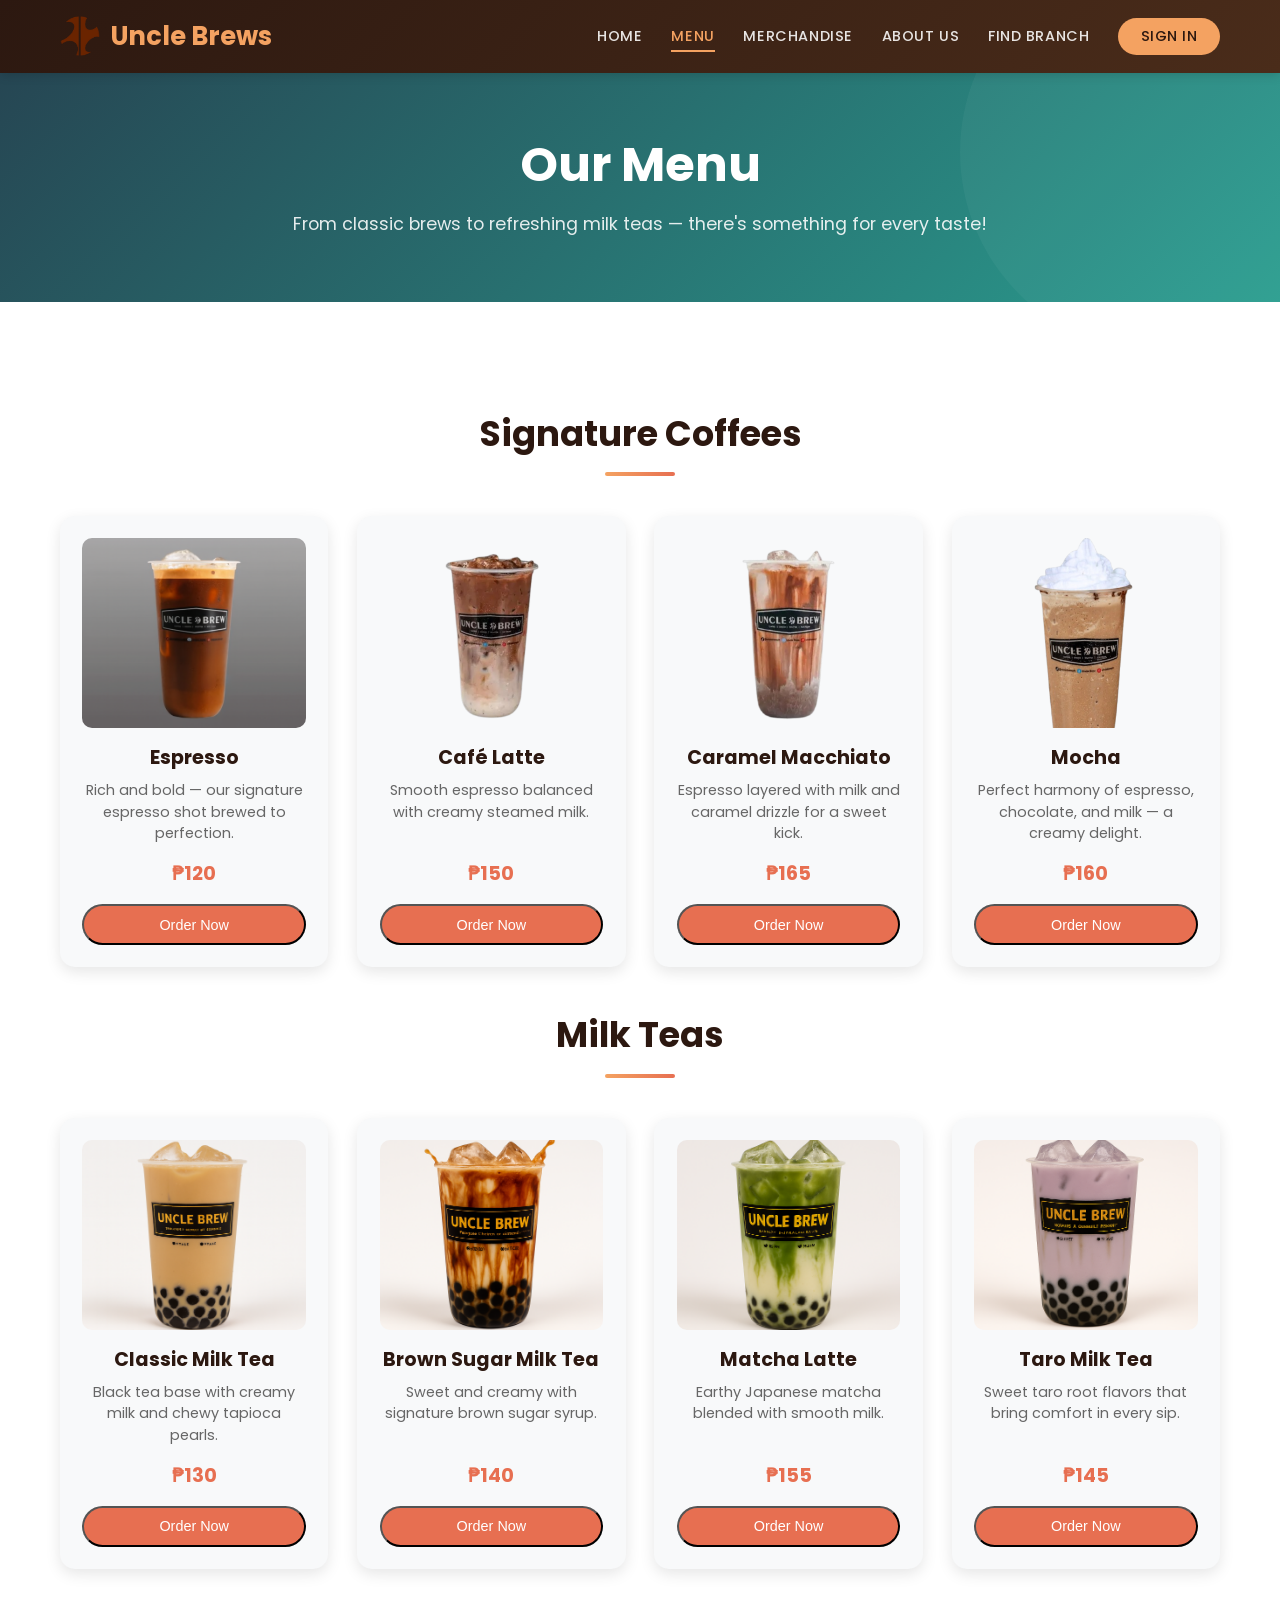
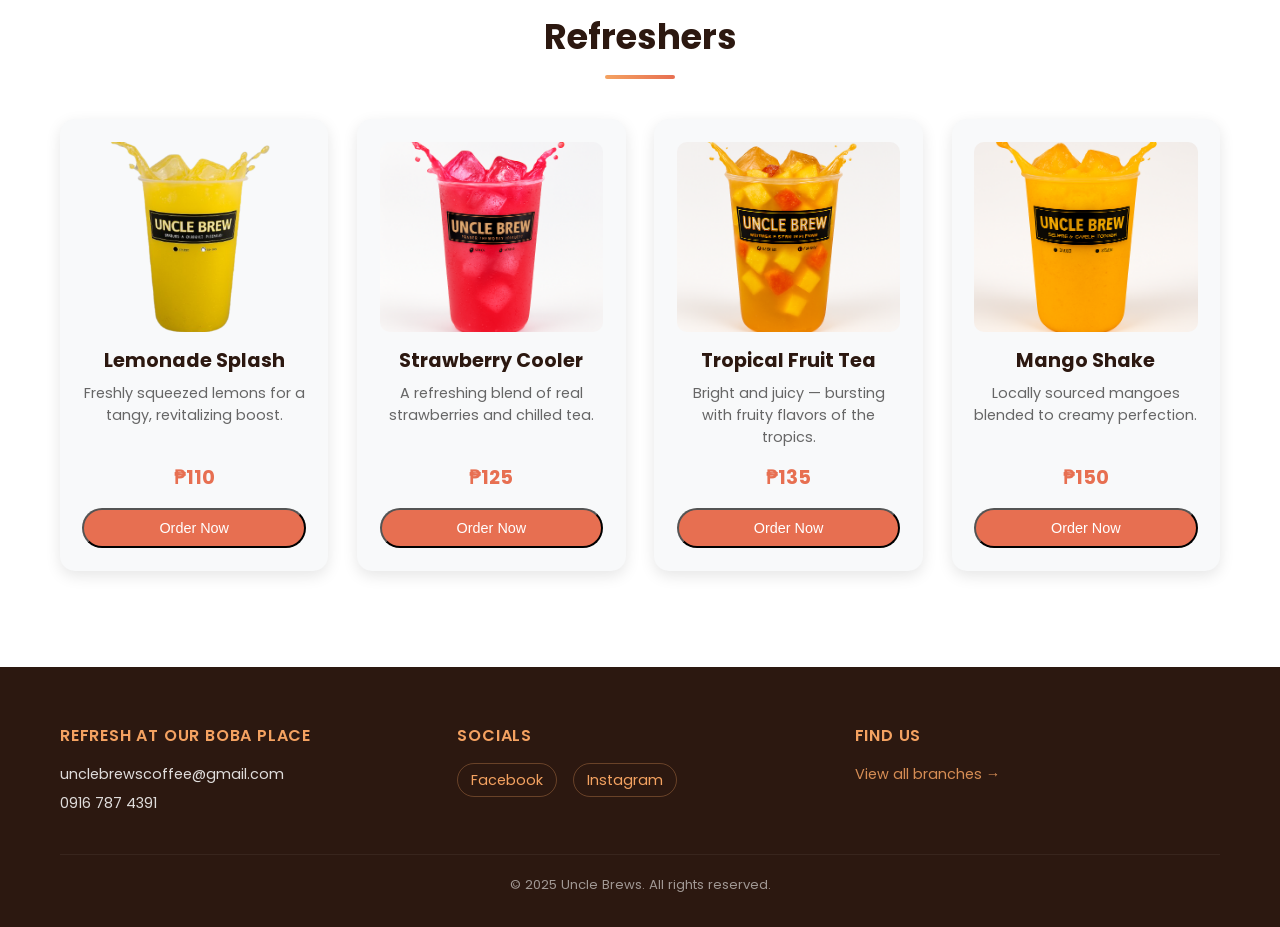
<file: menu.html>
<!DOCTYPE html>
<html lang="en">
<head>
    <meta charset="UTF-8">
    <meta name="viewport" content="width=device-width, initial-scale=1.0">
    <title>Uncle Brews - Menu</title>
    <link rel="icon" href="placeholder-logo.png" type="image/x-icon">
    <link rel="stylesheet" href="styles.css">
    <link href="https://fonts.googleapis.com/css2?family=Poppins:wght@300;400;500;600;700&display=swap" rel="stylesheet">
</head>
<body>

    <nav class="navbar" id="navbar">
        <div class="nav-container">
            <a href="index.html" class="logo">
                <img src="logo.png" alt="Uncle Brews Logo">
                Uncle Brews
            </a>
            <div class="nav-menu" id="navMenu">
                <a href="index.html" class="nav-link">HOME</a>
                <a href="menu.html" class="nav-link active">MENU</a>
                <a href="merchandise.html" class="nav-link">MERCHANDISE</a>
                <a href="about.html" class="nav-link">ABOUT US</a>
                <a href="find-branch.html" class="nav-link">FIND BRANCH</a>
                <a href="signin.html" class="nav-link signin-btn">SIGN IN</a>
            </div>
            <div class="hamburger" id="hamburger">
                <span></span><span></span><span></span>
            </div>
        </div>
    </nav>

    <section class="menu-hero">
        <div class="container">
            <h1>Our Menu</h1>
            <p>From classic brews to refreshing milk teas — there's something for every taste!</p>
        </div>
    </section>

    <section class="menu-categories">
        <div class="container">

            <h2 class="section-title">Signature Coffees</h2>
            <div class="menu-grid">
                <div class="menu-item">
                    <img src="espresso.jpg" alt="Espresso">
                    <h3>Espresso</h3>
                    <p>Rich and bold — our signature espresso shot brewed to perfection.</p>
                    <span class="price">₱120</span>
                    <button class="order-now">Order Now</button>
                </div>
                <div class="menu-item">
                    <img src="latte.jpg" alt="Café Latte">
                    <h3>Café Latte</h3>
                    <p>Smooth espresso balanced with creamy steamed milk.</p>
                    <span class="price">₱150</span>
                    <button class="order-now">Order Now</button>
                </div>
                <div class="menu-item">
                    <img src="caramel.jpg" alt="Caramel Macchiato">
                    <h3>Caramel Macchiato</h3>
                    <p>Espresso layered with milk and caramel drizzle for a sweet kick.</p>
                    <span class="price">₱165</span>
                    <button class="order-now">Order Now</button>
                </div>
                <div class="menu-item">
                    <img src="mocha.jpg" alt="Mocha">
                    <h3>Mocha</h3>
                    <p>Perfect harmony of espresso, chocolate, and milk — a creamy delight.</p>
                    <span class="price">₱160</span>
                    <button class="order-now">Order Now</button>
                </div>
            </div>

            <h2 class="section-title">Milk Teas</h2>
            <div class="menu-grid">
                <div class="menu-item">
                    <img src="classic-milk-tea.jpg" alt="Classic Milk Tea">
                    <h3>Classic Milk Tea</h3>
                    <p>Black tea base with creamy milk and chewy tapioca pearls.</p>
                    <span class="price">₱130</span>
                    <button class="order-now">Order Now</button>
                </div>
                <div class="menu-item">
                    <img src="brown-sugar-milk-tea.jpg" alt="Brown Sugar Milk Tea">
                    <h3>Brown Sugar Milk Tea</h3>
                    <p>Sweet and creamy with signature brown sugar syrup.</p>
                    <span class="price">₱140</span>
                    <button class="order-now">Order Now</button>
                </div>
                <div class="menu-item">
                    <img src="matcha.jpg" alt="Matcha Latte">
                    <h3>Matcha Latte</h3>
                    <p>Earthy Japanese matcha blended with smooth milk.</p>
                    <span class="price">₱155</span>
                    <button class="order-now">Order Now</button>
                </div>
                <div class="menu-item">
                    <img src="taro.jpg" alt="Taro Milk Tea">
                    <h3>Taro Milk Tea</h3>
                    <p>Sweet taro root flavors that bring comfort in every sip.</p>
                    <span class="price">₱145</span>
                    <button class="order-now">Order Now</button>
                </div>
            </div>

            <h2 class="section-title">Refreshers</h2>
            <div class="menu-grid">
                <div class="menu-item">
                    <img src="lemonade.jpg" alt="Lemonade Splash">
                    <h3>Lemonade Splash</h3>
                    <p>Freshly squeezed lemons for a tangy, revitalizing boost.</p>
                    <span class="price">₱110</span>
                    <button class="order-now">Order Now</button>
                </div>
                <div class="menu-item">
                    <img src="strawberry.jpg" alt="Strawberry Cooler">
                    <h3>Strawberry Cooler</h3>
                    <p>A refreshing blend of real strawberries and chilled tea.</p>
                    <span class="price">₱125</span>
                    <button class="order-now">Order Now</button>
                </div>
                <div class="menu-item">
                    <img src="fruittea.jpg" alt="Tropical Fruit Tea">
                    <h3>Tropical Fruit Tea</h3>
                    <p>Bright and juicy — bursting with fruity flavors of the tropics.</p>
                    <span class="price">₱135</span>
                    <button class="order-now">Order Now</button>
                </div>
                <div class="menu-item">
                    <img src="mango.jpg" alt="Mango Shake">
                    <h3>Mango Shake</h3>
                    <p>Locally sourced mangoes blended to creamy perfection.</p>
                    <span class="price">₱150</span>
                    <button class="order-now">Order Now</button>
                </div>
            </div>

        </div>
    </section>

    <footer class="footer">
        <div class="container">
            <div class="footer-content">
                <div class="footer-section">
                    <h3>Refresh at Our Boba Place</h3>
                    <p>unclebrewscoffee@gmail.com</p>
                    <p>0916 787 4391</p>
                </div>
                <div class="footer-section">
                    <h3>Socials</h3>
                    <div class="social-links">
                        <a href="#" class="social-link">Facebook</a>
                        <a href="#" class="social-link">Instagram</a>
                    </div>
                </div>
                <div class="footer-section">
                    <h3>Find Us</h3>
                    <p><a href="find-branch.html" style="color:var(--orange);text-decoration:none;">View all branches →</a></p>
                </div>
            </div>
            <div class="footer-bottom"><p>© 2025 Uncle Brews. All rights reserved.</p></div>
        </div>
    </footer>

    <script src="script.js"></script>
</body>
</html>
</file>
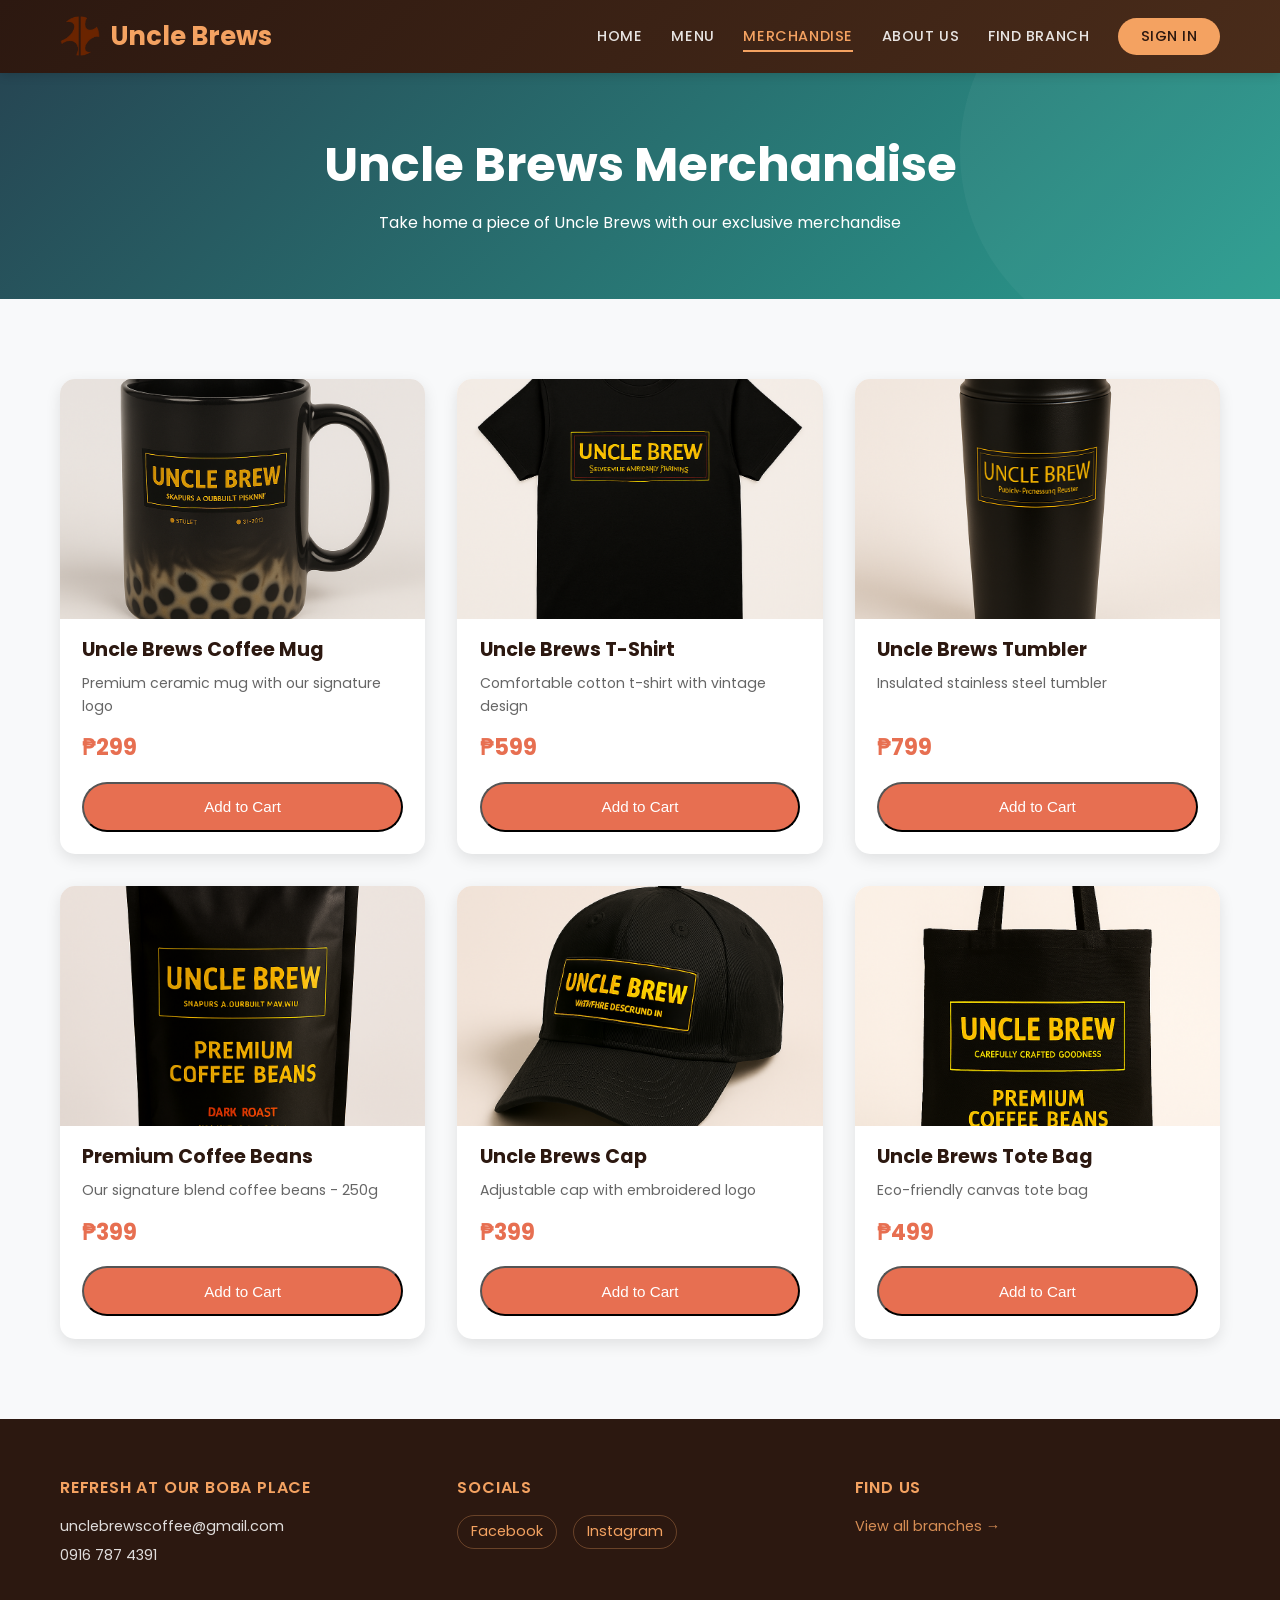
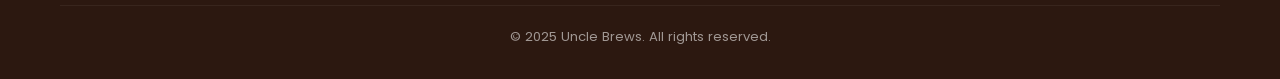
<file: merchandise.html>
<!DOCTYPE html>
<html lang="en">
<head>
    <meta charset="UTF-8">
    <meta name="viewport" content="width=device-width, initial-scale=1.0">
    <title>Uncle Brews - Merchandise</title>
    <link rel="icon" href="placeholder-logo.png" type="image/x-icon">
    <link rel="stylesheet" href="styles.css">
    <link href="https://fonts.googleapis.com/css2?family=Poppins:wght@300;400;500;600;700&display=swap" rel="stylesheet">
</head>
<body>

    <nav class="navbar" id="navbar">
        <div class="nav-container">
            <a href="index.html" class="logo">
                <img src="logo.png" alt="Uncle Brews Logo">
                Uncle Brews
            </a>
            <div class="nav-menu" id="navMenu">
                <a href="index.html" class="nav-link">HOME</a>
                <a href="menu.html" class="nav-link">MENU</a>
                <a href="merchandise.html" class="nav-link active">MERCHANDISE</a>
                <a href="about.html" class="nav-link">ABOUT US</a>
                <a href="find-branch.html" class="nav-link">FIND BRANCH</a>
                <a href="signin.html" class="nav-link signin-btn">SIGN IN</a>
            </div>
            <div class="hamburger" id="hamburger">
                <span></span><span></span><span></span>
            </div>
        </div>
    </nav>

    <section class="merchandise-hero">
        <div class="container">
            <h1>Uncle Brews Merchandise</h1>
            <p>Take home a piece of Uncle Brews with our exclusive merchandise</p>
        </div>
    </section>

    <section class="products">
        <div class="container">
            <div class="products-grid">
                <div class="product-item">
                    <img src="mug.jpg" alt="Uncle Brews Mug">
                    <h3>Uncle Brews Coffee Mug</h3>
                    <p>Premium ceramic mug with our signature logo</p>
                    <span class="price">₱299</span>
                    <button class="add-to-cart">Add to Cart</button>
                </div>
                <div class="product-item">
                    <img src="tshirt.jpg" alt="Uncle Brews T-Shirt">
                    <h3>Uncle Brews T-Shirt</h3>
                    <p>Comfortable cotton t-shirt with vintage design</p>
                    <span class="price">₱599</span>
                    <button class="add-to-cart">Add to Cart</button>
                </div>
                <div class="product-item">
                    <img src="tumbler.jpg" alt="Uncle Brews Tumbler">
                    <h3>Uncle Brews Tumbler</h3>
                    <p>Insulated stainless steel tumbler</p>
                    <span class="price">₱799</span>
                    <button class="add-to-cart">Add to Cart</button>
                </div>
                <div class="product-item">
                    <img src="beans.jpg" alt="Premium Coffee Beans">
                    <h3>Premium Coffee Beans</h3>
                    <p>Our signature blend coffee beans - 250g</p>
                    <span class="price">₱399</span>
                    <button class="add-to-cart">Add to Cart</button>
                </div>
                <div class="product-item">
                    <img src="cap.jpg" alt="Uncle Brews Cap">
                    <h3>Uncle Brews Cap</h3>
                    <p>Adjustable cap with embroidered logo</p>
                    <span class="price">₱399</span>
                    <button class="add-to-cart">Add to Cart</button>
                </div>
                <div class="product-item">
                    <img src="tote.jpg" alt="Uncle Brews Tote Bag">
                    <h3>Uncle Brews Tote Bag</h3>
                    <p>Eco-friendly canvas tote bag</p>
                    <span class="price">₱499</span>
                    <button class="add-to-cart">Add to Cart</button>
                </div>
            </div>
        </div>
    </section>

    <footer class="footer">
        <div class="container">
            <div class="footer-content">
                <div class="footer-section">
                    <h3>Refresh at Our Boba Place</h3>
                    <p>unclebrewscoffee@gmail.com</p>
                    <p>0916 787 4391</p>
                </div>
                <div class="footer-section">
                    <h3>Socials</h3>
                    <div class="social-links">
                        <a href="#" class="social-link">Facebook</a>
                        <a href="#" class="social-link">Instagram</a>
                    </div>
                </div>
                <div class="footer-section">
                    <h3>Find Us</h3>
                    <p><a href="find-branch.html" style="color:var(--orange);text-decoration:none;">View all branches →</a></p>
                </div>
            </div>
            <div class="footer-bottom"><p>© 2025 Uncle Brews. All rights reserved.</p></div>
        </div>
    </footer>

    <script src="script.js"></script>
</body>
</html>
</file>
<file: styles.css>
/* =============================================
   BASE & RESET
   ============================================= */
*, *::before, *::after {
    margin: 0;
    padding: 0;
    box-sizing: border-box;
}

body {
    font-family: 'Poppins', sans-serif;
    line-height: 1.6;
    color: #333;
    background-color: #f8f9fa;
}

/* =============================================
   DESIGN TOKENS
   ============================================= */
:root {
    --brown-dark:  #2c1810;
    --brown-mid:   #4a2c1a;
    --orange:      #f4a261;
    --orange-dark: #e76f51;
    --red:         #d63031;
    --teal-dark:   #264653;
    --teal-mid:    #2a9d8f;
    --text-muted:  #666;
    --bg-light:    #f8f9fa;
    --white:       #ffffff;
    --shadow-sm:   0 5px 15px rgba(0,0,0,.10);
    --shadow-md:   0 10px 25px rgba(0,0,0,.08);
    --shadow-lg:   0 10px 30px rgba(0,0,0,.12);
    --radius-sm:   10px;
    --radius-md:   15px;
    --radius-lg:   20px;
    --radius-pill: 999px;
    --nav-height:  72px;
    --transition:  .3s ease;
}

/* =============================================
   LAYOUT
   ============================================= */
.container {
    max-width: 1200px;
    margin: 0 auto;
    padding: 0 20px;
}

/* =============================================
   NAVIGATION
   ============================================= */
.navbar {
    background: linear-gradient(135deg, var(--brown-dark), var(--brown-mid));
    padding: 1rem 0;
    position: fixed;
    top: 0;
    width: 100%;
    z-index: 1000;
    box-shadow: 0 2px 10px rgba(0,0,0,.15);
    transition: background var(--transition), backdrop-filter var(--transition);
}

.navbar.scrolled {
    background: rgba(44, 24, 16, 0.96);
    backdrop-filter: blur(10px);
}

.nav-container {
    max-width: 1200px;
    margin: 0 auto;
    padding: 0 20px;
    display: flex;
    justify-content: space-between;
    align-items: center;
}

.logo {
    display: flex;
    align-items: center;
    font-size: 1.6rem;
    font-weight: 700;
    color: var(--orange);
    text-decoration: none;
    gap: .6rem;
}

.logo img {
    width: 40px;
    height: 40px;   
}

.nav-menu {
    display: flex;
    gap: 1.8rem;
    align-items: center;
}

.nav-link {
    color: rgba(255,255,255,.88);
    text-decoration: none;
    font-weight: 500;
    font-size: .9rem;
    letter-spacing: .04em;
    transition: color var(--transition);
    position: relative;
}

.nav-link::after {
    content: '';
    position: absolute;
    bottom: -4px;
    left: 0;
    width: 0;
    height: 2px;
    background: var(--orange);
    transition: width var(--transition);
}

.nav-link:hover,
.nav-link.active {
    color: var(--orange);
}

.nav-link:hover::after,
.nav-link.active::after {
    width: 100%;
}

.signin-btn {
    background: var(--orange);
    color: var(--brown-dark) !important;
    padding: .45rem 1.4rem;
    border-radius: var(--radius-pill);
    transition: background var(--transition), color var(--transition);
}

.signin-btn::after { display: none; }

.signin-btn:hover {
    background: var(--orange-dark);
    color: #fff !important;
}

/* Hamburger */
.hamburger {
    display: none;
    flex-direction: column;
    cursor: pointer;
    gap: 5px;
}

.hamburger span {
    width: 26px;
    height: 2.5px;
    background: #fff;
    border-radius: 2px;
    transition: var(--transition);
}

.hamburger.active span:nth-child(1) { transform: rotate(45deg) translate(5px, 5px); }
.hamburger.active span:nth-child(2) { opacity: 0; }
.hamburger.active span:nth-child(3) { transform: rotate(-45deg) translate(5px, -5px); }

/* =============================================
   HERO BANNERS — shared base
   ============================================= */
.hero,
.about-hero,
.menu-hero,
.merchandise-hero,
.branch-hero {
    margin-top: var(--nav-height);
    padding: 4rem 0;
    background: linear-gradient(135deg, var(--teal-dark), var(--teal-mid));
    color: #fff;
    position: relative;
    overflow: hidden;
}

/* decorative blobs */
.about-hero::before,
.menu-hero::before,
.merchandise-hero::before,
.branch-hero::before {
    content: '';
    position: absolute;
    width: 400px;
    height: 400px;
    border-radius: 50%;
    background: rgba(255,255,255,.04);
    top: -120px;
    right: -80px;
    pointer-events: none;
}

.about-hero,
.menu-hero,
.merchandise-hero,
.branch-hero {
    text-align: center;
}

.hero {
    display: flex;
    align-items: center;
    min-height: 80vh;
}

.hero-content {
    max-width: 1200px;
    margin: 0 auto;
    padding: 0 20px;
    display: grid;
    grid-template-columns: 1fr 1fr;
    gap: 4rem;
    align-items: center;
    width: 100%;
}

.hero-text h1,
.about-hero h1,
.menu-hero h1,
.merchandise-hero h1,
.branch-hero h1 {
    font-size: 3rem;
    font-weight: 700;
    margin-bottom: 1rem;
    line-height: 1.2;
}

.hero-text{
    padding: 0% 30px;

}

.hero-text p { font-size: 1.1rem; margin-bottom: 2rem; opacity: .85; }
.menu-hero p,
.branch-hero p { font-size: 1.1rem; opacity: .88; margin-top: .5rem; }

.hero-image {
    position: relative;
}

.hero-image img {
    width: auto;
    height: auto;
    object-fit: fill;


}
/*
==============================================

IMAGE CAROUSEL

==============================================

  <style>
        /* ── Hero layout: two-column with carousel on right ── */
        .hero {
            display: grid;
            grid-template-columns: 1fr 1fr;
            align-items: center;
            min-height: 88vh;
            padding: 0 5%;
            gap: 3rem;
        }
        .hero-content { display: contents; } /* let children sit directly in grid */

        /* ── Carousel wrapper ── */
        .hero-carousel {
            position: relative;
            width: 100%;
            height: 460px;
            border-radius: 22px;
            overflow: hidden;
            box-shadow: 0 28px 70px rgba(0,0,0,.38);
            flex-shrink: 0;
        }

        /* sliding track */
        .carousel-track {
            display: flex;
            height: 100%;
            transition: transform .65s cubic-bezier(.4,0,.2,1);
            will-change: transform;
        }

        /* each slide */
        .carousel-slide {
            min-width: 100%;
            height: 100%;
            position: relative;
            flex-shrink: 0;
        }
        .carousel-slide img {
            width: 100%;
            height: 100%;
            object-fit: cover;
            display: block;
        }

        /* drink name label at bottom */
        .carousel-slide::after {
            content: attr(data-label);
            position: absolute;
            bottom: 0; left: 0; right: 0;
            padding: .9rem 1.2rem;
            background: linear-gradient(to top, rgba(0,0,0,.7) 0%, transparent 100%);
            color: #fff;
            font-family: 'Poppins', sans-serif;
            font-size: 1rem;
            font-weight: 600;
        }

        /* price badge */
        .carousel-price {
            position: absolute;
            top: .9rem; right: .9rem;
            background: #f4a261;
            color: #2c1810;
            font-family: 'Poppins', sans-serif;
            font-size: .88rem;
            font-weight: 700;
            padding: .22rem .8rem;
            border-radius: 30px;
            box-shadow: 0 3px 10px rgba(0,0,0,.22);
            z-index: 10;
        }

        /* prev / next arrows */
        .carousel-btn {
            position: absolute;
            top: 50%; transform: translateY(-50%);
            background: rgba(255,255,255,.18);
            backdrop-filter: blur(6px);
            border: 1.5px solid rgba(255,255,255,.35);
            color: #fff;
            width: 40px; height: 40px;
            border-radius: 50%;
            font-size: 1.1rem;
            cursor: pointer;
            display: flex; align-items: center; justify-content: center;
            z-index: 10;
            transition: background .25s, transform .25s;
        }
        .carousel-btn:hover {
            background: rgba(244,162,97,.8);
            transform: translateY(-50%) scale(1.1);
        }
        .carousel-btn.prev { left: .75rem; }
        .carousel-btn.next { right: .75rem; }

        /* dot indicators */
        .carousel-dots {
            position: absolute;
            bottom: .7rem; left: 50%; transform: translateX(-50%);
            display: flex; gap: .45rem;
            z-index: 10;
        }
        .carousel-dot {
            width: 8px; height: 8px;
            border-radius: 50%;
            background: rgba(255,255,255,.45);
            border: none; cursor: pointer; padding: 0;
            transition: background .25s, transform .25s;
        }
        .carousel-dot.active {
            background: #f4a261;
            transform: scale(1.35);
        }

        /* ── Mobile: stack below text ── */
        @media (max-width: 768px) {
            .hero {
                grid-template-columns: 1fr;
                padding: 3rem 5%;
                min-height: auto;
                gap: 2rem;
            }
            .hero-carousel { height: 300px; }
        }
*/
/* =============================================
   BUTTONS
   ============================================= */
.cta-button,
.order-btn,
.order-now,
.see-more-btn,
.signin-btn-main,
.add-to-cart,
.directions-btn {
    border: none;
    font-family: 'Poppins', sans-serif;
    font-weight: 600;
    cursor: pointer;
    transition: all var(--transition);
}

.cta-button {
    background: var(--orange);
    color: var(--brown-dark);
    padding: .9rem 2rem;
    border-radius: var(--radius-pill);
    font-size: 1rem;
    display: inline-flex;
    align-items: center;
    gap: .5rem;
}

.cta-button:hover {
    background: var(--orange-dark);
    color: #fff;
    transform: translateY(-2px);
    box-shadow: 0 8px 20px rgba(244,162,97,.4);
}

.order-btn,
.order-now {
    background: var(--orange-dark);
    color: #fff;
    padding: .8rem 1.8rem;
    border-radius: var(--radius-pill);
    font-size: .95rem;
}

.order-btn:hover,
.order-now:hover {
    background: var(--red);
    transform: translateY(-2px);
    box-shadow: 0 6px 18px rgba(231,111,81,.35);
}

.see-more-btn {
    background: var(--brown-dark);
    color: #fff;
    padding: .9rem 2.2rem;
    border-radius: var(--radius-pill);
    font-size: .95rem;
}

.see-more-btn:hover {
    background: var(--brown-mid);
    transform: translateY(-2px);
}

.add-to-cart {
    width: calc(100% - 2.8rem);
    margin: 0 1.4rem 1.4rem;
    background: var(--orange-dark);
    color: #fff;
    padding: .9rem;
    font-size: .95rem;
    border-radius: var(--radius-pill);
}

.add-to-cart:hover { background: var(--red); }

.directions-btn {
    background: linear-gradient(135deg, var(--orange), var(--orange-dark));
    color: #fff;
    border-radius: var(--radius-pill);
    padding: .45rem 1.2rem;
    font-size: .85rem;
}

.directions-btn:hover {
    filter: brightness(1.08);
    transform: translateY(-1px);
    box-shadow: 0 6px 14px rgba(231,111,81,.45);
}

/* =============================================
   SECTION TITLES
   ============================================= */
.section-title {
    text-align: center;
    font-size: 2.2rem;
    font-weight: 700;
    color: var(--brown-dark);
    margin: 2.5rem 0 2.5rem;
    position: relative;
}

.section-title::after {
    content: "";
    display: block;
    width: 70px;
    height: 4px;
    background: linear-gradient(90deg, var(--orange), var(--orange-dark));
    margin: 10px auto 0;
    border-radius: 2px;
}

/* =============================================
   FEATURED
   ============================================= */
.featured {
    padding: 5rem 0;
    background: var(--white);
}

.featured-content {
    display: grid;
    grid-template-columns: 1fr 1fr;
    gap: 4rem;
    align-items: center;
}

.featured-text h2 {
    font-size: 2.4rem;
    font-weight: 700;
    color: var(--brown-dark);
    margin-bottom: 1rem;
    line-height: 1.25;
}

.highlight { color: var(--orange); }

.featured-text p {
    font-size: 1.05rem;
    color: var(--text-muted);
    margin-bottom: 2rem;
    line-height: 1.85;
}

.featured-image img {
    width: 100%;
    height: 370px;
    object-fit: cover;
    border-radius: var(--radius-md);
    box-shadow: var(--shadow-lg);
}

/* =============================================
   GALLERY
   ============================================= */
.gallery {
    padding: 5rem 0;
    background: var(--bg-light);
    text-align: center;
}

.gallery h2 {
    font-size: 2.2rem;
    font-weight: 700;
    color: var(--brown-dark);
    margin-bottom: .75rem;
}

.gallery > .container > p {
    font-size: 1.05rem;
    color: var(--text-muted);
    max-width: 580px;
    margin: 0 auto 2.5rem;
    line-height: 1.8;
}

.gallery-grid {
    display: grid;
    grid-template-columns: repeat(auto-fit, minmax(220px, 1fr));
    gap: 1.2rem;
    margin-bottom: 2.5rem;
}

.gallery-item {
    overflow: hidden;
    border-radius: var(--radius-sm);
}

.gallery-item img {
    width: 100%;
    height: 210px;
    object-fit: cover;
    display: block;
    transition: transform .45s ease;
}

.gallery-item:hover img { transform: scale(1.07); }

/* =============================================
   DEALS
   ============================================= */
.deals {
    padding: 4rem 0;
    background: linear-gradient(135deg, var(--orange), var(--orange-dark));
    color: #fff;
    text-align: center;
}

.deals h2 {
    font-size: 2rem;
    font-weight: 700;
    margin-bottom: 1.8rem;
}

.store-select {
    background: var(--white);
    color: var(--brown-dark);
    padding: .9rem 2rem;
    border: none;
    border-radius: var(--radius-pill);
    font-size: 1rem;
    font-weight: 500;
    cursor: pointer;
    min-width: 280px;
    font-family: 'Poppins', sans-serif;
}

/* =============================================
   ABOUT
   ============================================= */
.about-content {
    padding: 5rem 0;
    background: var(--white);
}

.about-grid {
    display: grid;
    grid-template-columns: 1.6fr 1fr;
    gap: 4rem;
    align-items: start;
}

.about-text h2 {
    font-size: 2.4rem;
    color: var(--brown-dark);
    margin-bottom: 1rem;
}

.about-text h3 {
    font-size: 1.3rem;
    color: var(--orange-dark);
    margin: 1.8rem 0 .8rem;
}

.about-text p {
    font-size: 1.05rem;
    color: var(--text-muted);
    line-height: 1.85;
    margin-bottom: 1rem;
}

.about-text ul { list-style: none; }

.about-text li {
    padding: .45rem 0 .45rem 1.6rem;
    position: relative;
    color: var(--text-muted);
    font-size: 1rem;
}

.about-text li::before {
    content: '✓';
    color: var(--orange);
    font-weight: 700;
    position: absolute;
    left: 0;
}

.about-image img {
    width: 100%;
    height: 420px;
    object-fit: cover;
    border-radius: var(--radius-md);
    box-shadow: var(--shadow-lg);
}

/* =============================================
   TEAM
   ============================================= */
.team {
    padding: 5rem 0;
    background: var(--bg-light);
    text-align: center;
}

.team h2 {
    font-size: 2.2rem;
    color: var(--brown-dark);
    margin-bottom: 3rem;
    position: relative;
    display: inline-block;
}

.team-grid {
    display: grid;
    grid-template-columns: repeat(auto-fit, minmax(240px, 1fr));
    gap: 2rem;
}

.team-member {
    background: var(--white);
    padding: 2rem 1.5rem;
    border-radius: var(--radius-md);
    box-shadow: var(--shadow-sm);
    transition: transform var(--transition), box-shadow var(--transition);
}

.team-member:hover {
    transform: translateY(-6px);
    box-shadow: var(--shadow-lg);
}

.team-member img {
    width: 110px;
    height: 110px;
    border-radius: 50%;
    object-fit: cover;
    margin-bottom: 1rem;
    border: 3px solid var(--orange);
}

.team-member h3 { color: var(--brown-dark); margin-bottom: .3rem; }
.team-member p  { color: var(--orange-dark); font-weight: 500; font-size: .95rem; }

/* =============================================
   SIGN IN
   ============================================= */
.signin-section {
    margin-top: var(--nav-height);
    padding: 4rem 0;
    background: var(--bg-light);
    min-height: calc(100vh - var(--nav-height));
    display: flex;
    align-items: center;
}

.signin-container {
    display: grid;
    grid-template-columns: 1fr 1fr;
    background: var(--white);
    border-radius: var(--radius-lg);
    overflow: hidden;
    box-shadow: var(--shadow-lg);
    max-width: 900px;
    margin: 0 auto;
    width: 100%;
}

.signin-form { padding: 3rem; }

.signin-form h2 {
    font-size: 2.2rem;
    color: var(--brown-dark);
    margin-bottom: .4rem;
}

.signin-form > p {
    color: var(--text-muted);
    margin-bottom: 2rem;
}

.form-group { margin-bottom: 1.4rem; }

.form-group label {
    display: block;
    margin-bottom: .5rem;
    color: var(--brown-dark);
    font-weight: 500;
    font-size: .92rem;
}

.form-group input {
    width: 100%;
    padding: .9rem 1rem;
    border: 2px solid #e9ecef;
    border-radius: var(--radius-sm);
    font-size: .95rem;
    font-family: 'Poppins', sans-serif;
    transition: border-color var(--transition);
}

.form-group input:focus {
    outline: none;
    border-color: var(--orange);
}

.form-options {
    display: flex;
    justify-content: space-between;
    align-items: center;
    margin-bottom: 1.8rem;
}

.checkbox-container {
    display: flex;
    align-items: center;
    cursor: pointer;
    color: var(--text-muted);
    font-size: .9rem;
    gap: .4rem;
}

.forgot-password {
    color: var(--orange);
    text-decoration: none;
    font-size: .88rem;
}

.forgot-password:hover { text-decoration: underline; }

.signin-btn-main {
    width: 100%;
    background: var(--orange);
    color: var(--white);
    padding: .95rem;
    border-radius: var(--radius-sm);
    font-size: 1rem;
}

.signin-btn-main:hover {
    background: var(--orange-dark);
    transform: translateY(-1px);
    box-shadow: 0 6px 18px rgba(244,162,97,.35);
}

.signup-link {
    text-align: center;
    margin-top: 1.5rem;
    color: var(--text-muted);
    font-size: .9rem;
}

.signup-link a { color: var(--orange); text-decoration: none; }
.signup-link a:hover { text-decoration: underline; }

.signin-image { position: relative; }

.signin-image img {
    width: 100%;
    height: 100%;
    min-height: 480px;
    object-fit: cover;
    display: block;
}

/* =============================================
   MENU
   ============================================= */
.menu-categories {
    padding: 4rem 0 5rem;
    background: var(--white);
}

.menu-grid {
    display: grid;
    grid-template-columns: repeat(auto-fit, minmax(240px, 1fr));
    gap: 1.8rem;
    margin-bottom: 1rem;
}

.menu-item {
    background: var(--bg-light);
    border-radius: var(--radius-md);
    padding: 1.4rem;
    text-align: center;
    box-shadow: var(--shadow-sm);
    transition: transform var(--transition), box-shadow var(--transition);
    display: flex;
    flex-direction: column;
}

.menu-item:hover {
    transform: translateY(-5px);
    box-shadow: var(--shadow-lg);
}

.menu-item img {
    width: 100%;
    height: 190px;
    object-fit: cover;
    border-radius: var(--radius-sm);
    margin-bottom: .9rem;
}

.menu-item h3 {
    color: var(--brown-dark);
    font-size: 1.2rem;
    margin-bottom: .4rem;
}

.menu-item p {
    font-size: .9rem;
    color: var(--text-muted);
    margin-bottom: .9rem;
    line-height: 1.5;
    flex: 1;
}

.menu-item .price {
    display: block;
    color: var(--orange-dark);
    font-weight: 700;
    font-size: 1.2rem;
    margin-bottom: .9rem;
}

.menu-item .order-now {
    padding: .65rem 1.4rem;
    font-size: .9rem;
}

/* =============================================
   MERCHANDISE
   ============================================= */
.products {
    padding: 5rem 0;
    background: var(--bg-light);
}

.products-grid {
    display: grid;
    grid-template-columns: repeat(auto-fit, minmax(290px, 1fr));
    gap: 2rem;
}

.product-item {
    background: var(--white);
    border-radius: var(--radius-md);
    overflow: hidden;
    box-shadow: var(--shadow-sm);
    transition: transform var(--transition), box-shadow var(--transition);
    display: flex;
    flex-direction: column;
}

.product-item:hover {
    transform: translateY(-5px);
    box-shadow: var(--shadow-lg);
}

.product-item img {
    width: 100%;
    height: 240px;
    object-fit: cover;
    display: block;
}

.product-item h3 {
    color: var(--brown-dark);
    padding: 1rem 1.4rem .4rem;
    font-size: 1.2rem;
}

.product-item > p {
    color: var(--text-muted);
    padding: 0 1.4rem;
    font-size: .88rem;
    margin-bottom: .8rem;
    flex: 1;
}

.price {
    color: var(--orange-dark);
    font-size: 1.4rem;
    font-weight: 700;
    padding: 0 1.4rem;
    display: block;
    margin-bottom: 1rem;
}

/* =============================================
   BRANCHES
   ============================================= */
.branch-page {
    padding: 4rem 0;
    background: var(--bg-light);
}

.branch-layout {
    display: grid;
    grid-template-columns: 320px 1fr;
    gap: 1.8rem;
    align-items: stretch;
}

.branch-sidebar {
    background: var(--white);
    border-radius: var(--radius-lg);
    padding: 1.5rem;
    box-shadow: var(--shadow-md);
}

.branch-sidebar h2 {
    font-size: 1.4rem;
    color: var(--brown-dark);
    margin-bottom: .35rem;
}

.branch-sidebar > p {
    color: var(--text-muted);
    font-size: .9rem;
    margin-bottom: 1.2rem;
}

.branch-list {
    list-style: none;
    max-height: 480px;
    overflow-y: auto;
}

.branch-item {
    padding: 1rem 1.1rem;
    border-radius: var(--radius-sm);
    background: var(--bg-light);
    margin-bottom: .65rem;
    cursor: pointer;
    transition: background .2s, transform .2s, box-shadow .2s;
    border-left: 3px solid transparent;
}

.branch-item:last-child { margin-bottom: 0; }

.branch-item:hover {
    background: var(--white);
    border-left-color: var(--orange);
    transform: translateX(3px);
    box-shadow: var(--shadow-md);
}

.branch-item.active {
    background: var(--white);
    border-left-color: var(--orange);
    transform: translateX(3px);
    box-shadow: var(--shadow-md);
}

.branch-item h3 {
    font-size: 1rem;
    color: var(--brown-dark);
    margin-bottom: .2rem;
}

.branch-item p {
    font-size: .85rem;
    color: var(--text-muted);
    margin-bottom: .65rem;
}

.branch-actions { display: flex; justify-content: flex-end; }

.branch-map {
    border-radius: var(--radius-lg);
    overflow: hidden;
    box-shadow: var(--shadow-md);
}

#map {
    width: 100%;
    min-height: 480px;
}

.branch-info-window h3 {
    font-size: 1rem;
    margin-bottom: .3rem;
    color: var(--brown-dark);
}

.branch-info-window p {
    font-size: .88rem;
    margin: 0 0 .4rem;
    color: var(--text-muted);
}

.branch-info-window a {
    color: var(--orange-dark);
    font-size: .88rem;
}

/* =============================================
   FOOTER
   ============================================= */
.footer {
    background: var(--brown-dark);
    color: #fff;
    padding: 3.5rem 0 2rem;
}

.footer-content {
    display: grid;
    grid-template-columns: repeat(auto-fit, minmax(220px, 1fr));
    gap: 2rem;
    margin-bottom: 2rem;
}

.footer-section h3 {
    font-size: 1rem;
    font-weight: 600;
    margin-bottom: .9rem;
    color: var(--orange);
    letter-spacing: .05em;
    text-transform: uppercase;
}

.footer-section p {
    margin-bottom: .4rem;
    opacity: .85;
    font-size: .9rem;
}

.footer-section p strong,
.footer-section p b { font-weight: 400; }

.social-links { display: flex; gap: 1rem; margin-top: .5rem; }

.social-link {
    color: var(--orange);
    text-decoration: none;
    font-size: .9rem;
    transition: color var(--transition);
    padding: .3rem .8rem;
    border: 1px solid rgba(244,162,97,.3);
    border-radius: var(--radius-pill);
}

.social-link:hover {
    color: var(--white);
    background: var(--orange-dark);
    border-color: var(--orange-dark);
}

.footer-bottom {
    border-top: 1px solid rgba(255,255,255,.1);
    padding-top: 1.2rem;
    text-align: center;
    font-size: .82rem;
    opacity: .55;
}

/* =============================================
   RESPONSIVE — 768px
   ============================================= */
@media (max-width: 768px) {
    .nav-menu { display: none; }
    .hamburger { display: flex; }

    .nav-menu.active {
        display: flex;
        flex-direction: column;
        position: absolute;
        top: var(--nav-height);
        right: 16px;
        background: rgba(44,24,16,.96);
        backdrop-filter: blur(8px);
        padding: 1rem 1.4rem;
        border-radius: var(--radius-sm);
        gap: .9rem;
        z-index: 1100;
        min-width: 180px;
    }

    .hero-content,
    .featured-content,
    .about-grid,
    .signin-container,
    .branch-layout {
        grid-template-columns: 1fr;
        gap: 2rem;
    }

    .hero { min-height: auto; padding: 3rem 0; }
    .hero-image img { height: 280px; }
    .hero-text h1,
    .about-hero h1,
    .menu-hero h1,
    .merchandise-hero h1,
    .branch-hero h1 { font-size: 2rem; }

    .branch-layout  { align-items: start; }
    .branch-sidebar { order: 2; overflow: hidden; }
    .branch-list    { max-height: 260px; overflow-y: auto; }
    .branch-map     { order: 1; }
    #map            { min-height: 300px; }

    .gallery-grid  { grid-template-columns: repeat(auto-fit, minmax(180px, 1fr)); gap: 1rem; }
    .products-grid { grid-template-columns: repeat(auto-fit, minmax(240px, 1fr)); }
    .store-select  { min-width: auto; width: 100%; }

    .signin-image { display: none; }
    .signin-container { grid-template-columns: 1fr; }
}

/* =============================================
   RESPONSIVE — 480px
   ============================================= */
@media (max-width: 480px) {
    .container { padding: 0 14px; }

    .hero-text h1,
    .about-hero h1,
    .menu-hero h1,
    .merchandise-hero h1,
    .branch-hero h1 { font-size: 1.75rem; }

    .featured-text h2 { font-size: 1.8rem; }
    .section-title    { font-size: 1.8rem; }
    .signin-form      { padding: 2rem 1.4rem; }
    .branch-sidebar   { padding: 1.2rem; }
    .branch-item      { padding: .85rem 1rem; }
}
</file>
